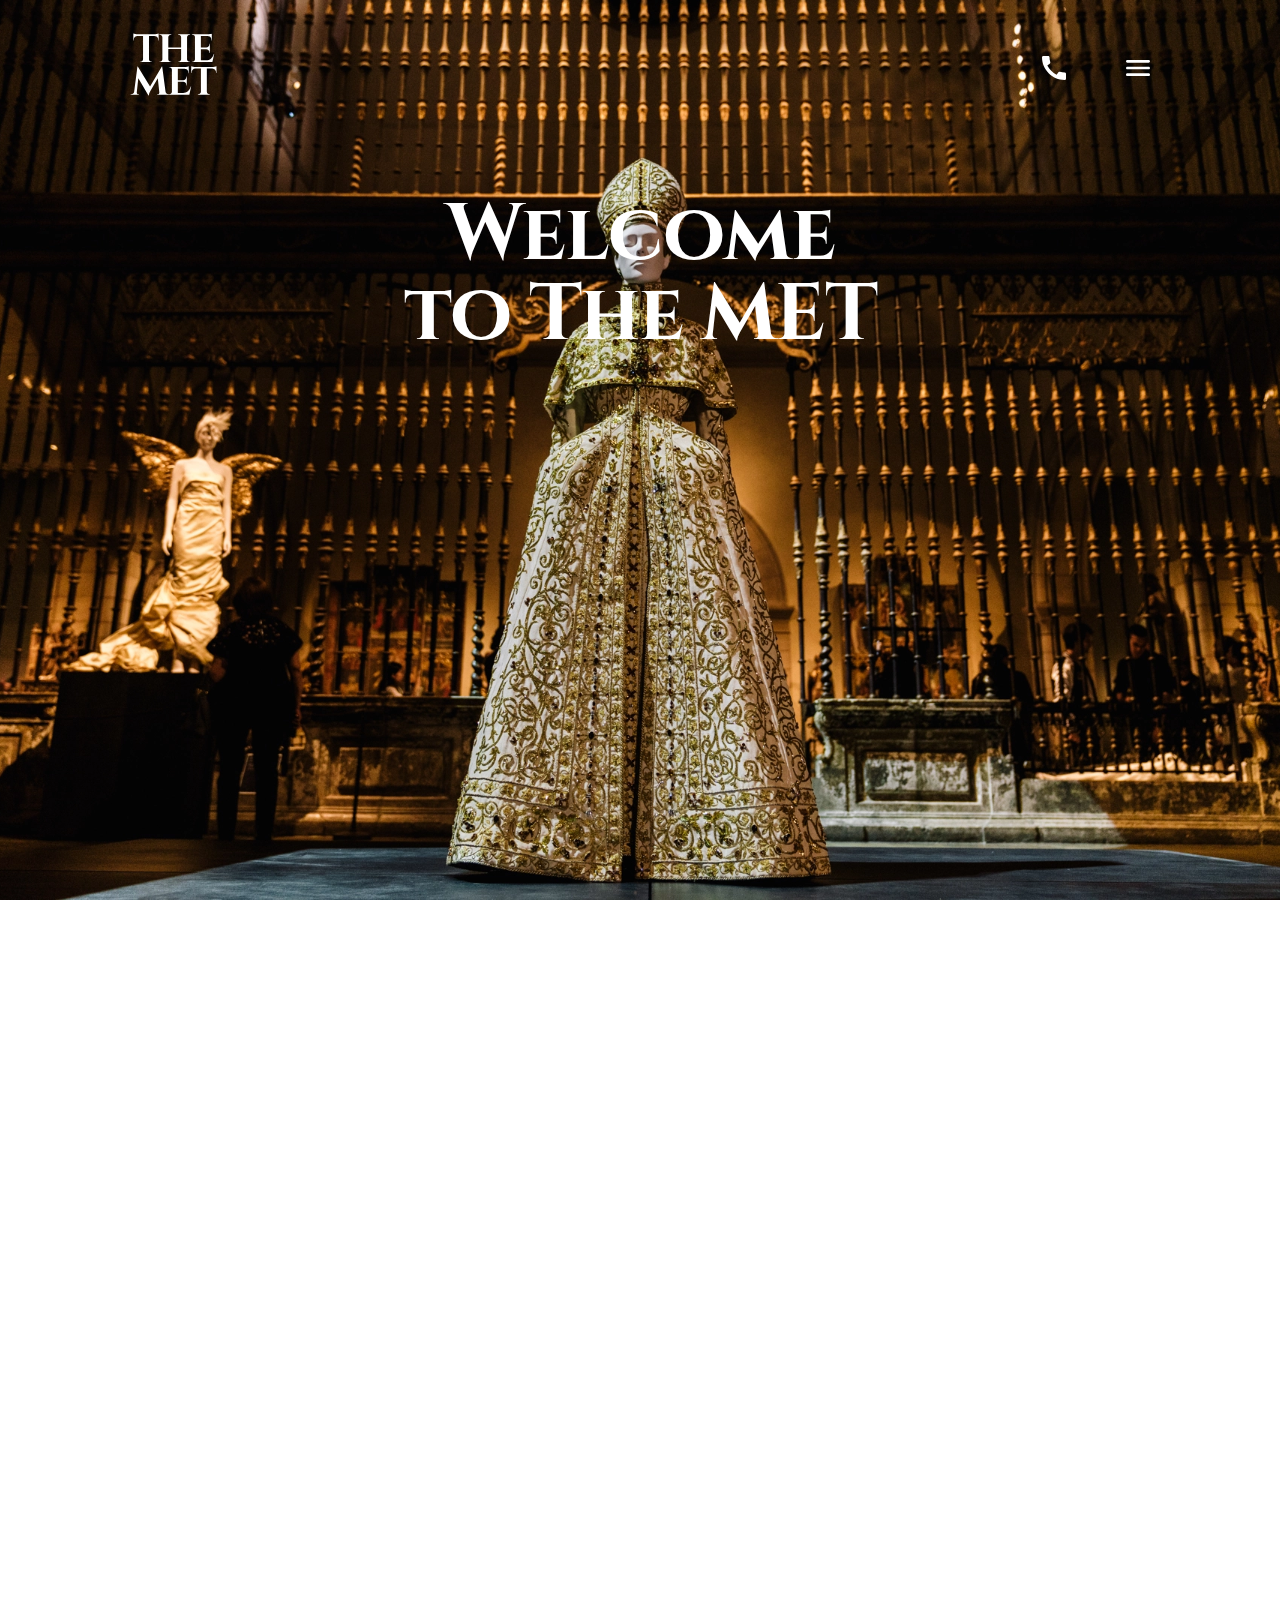
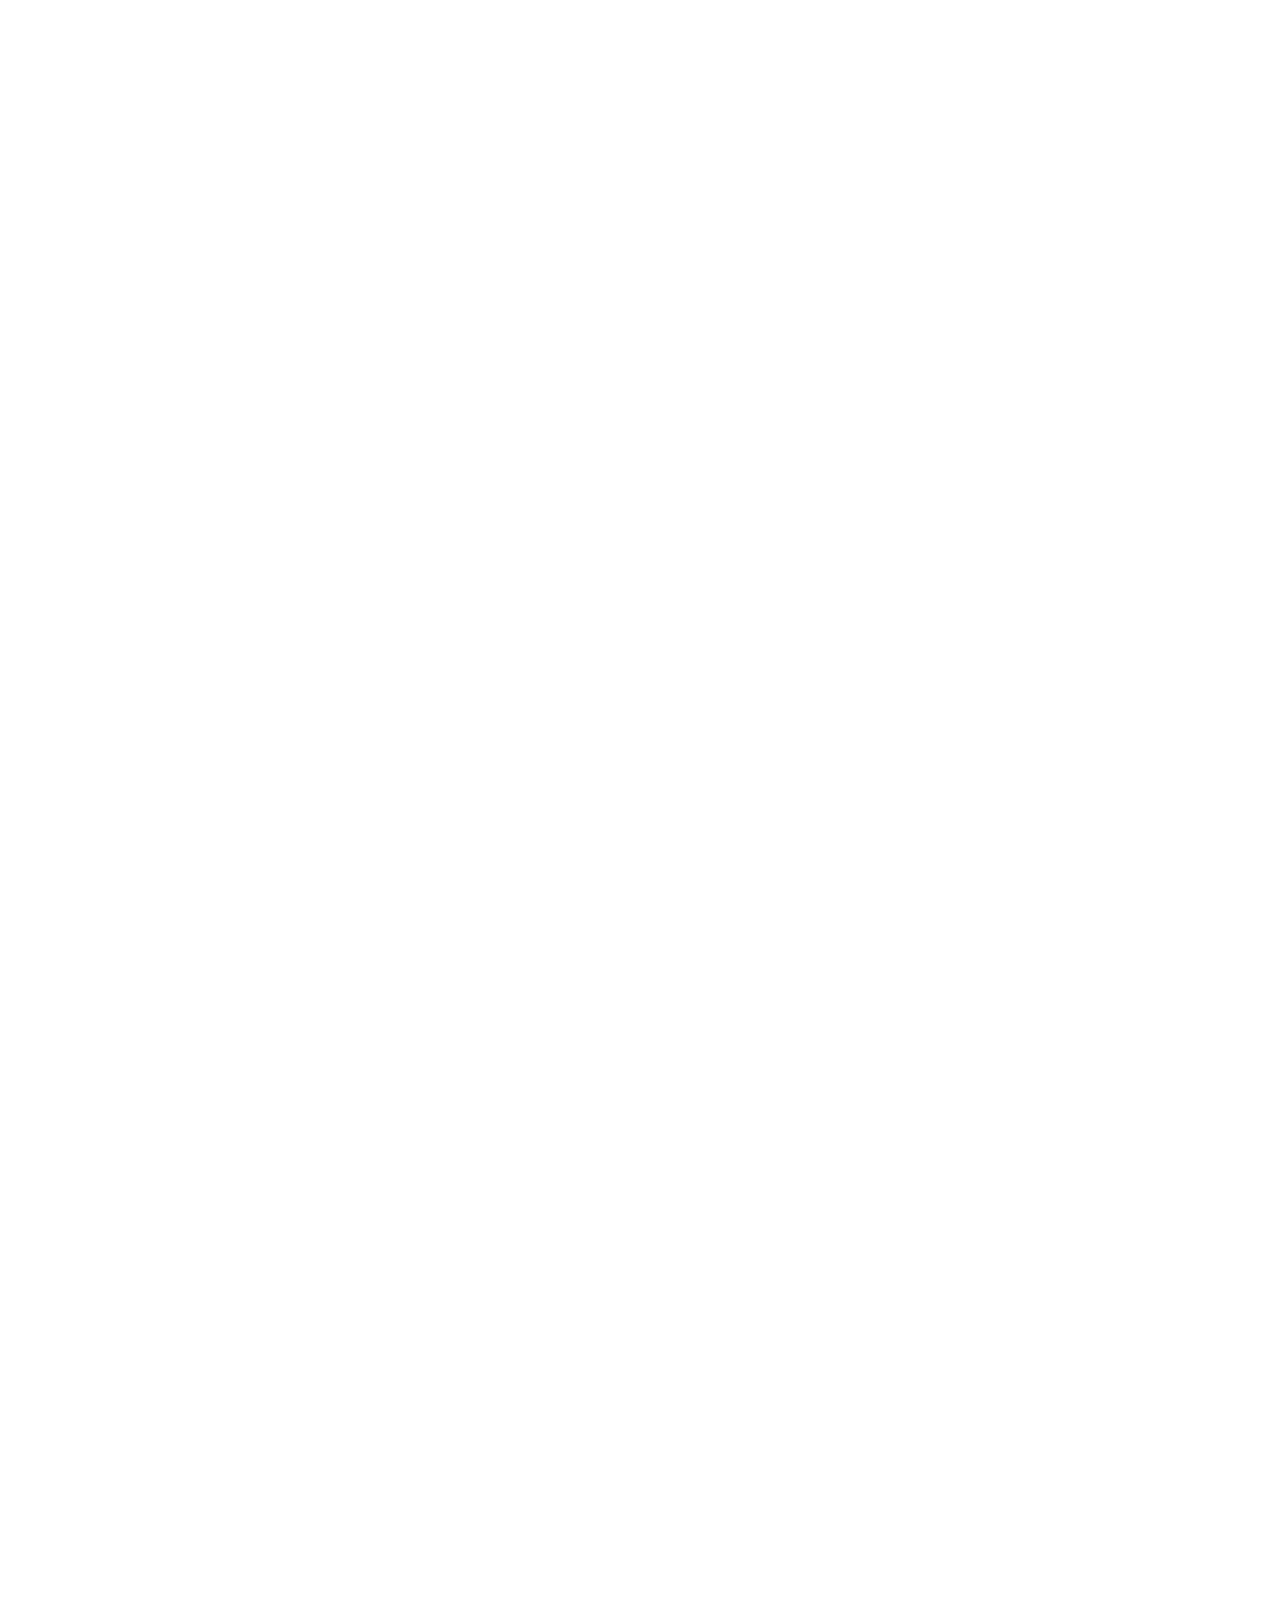
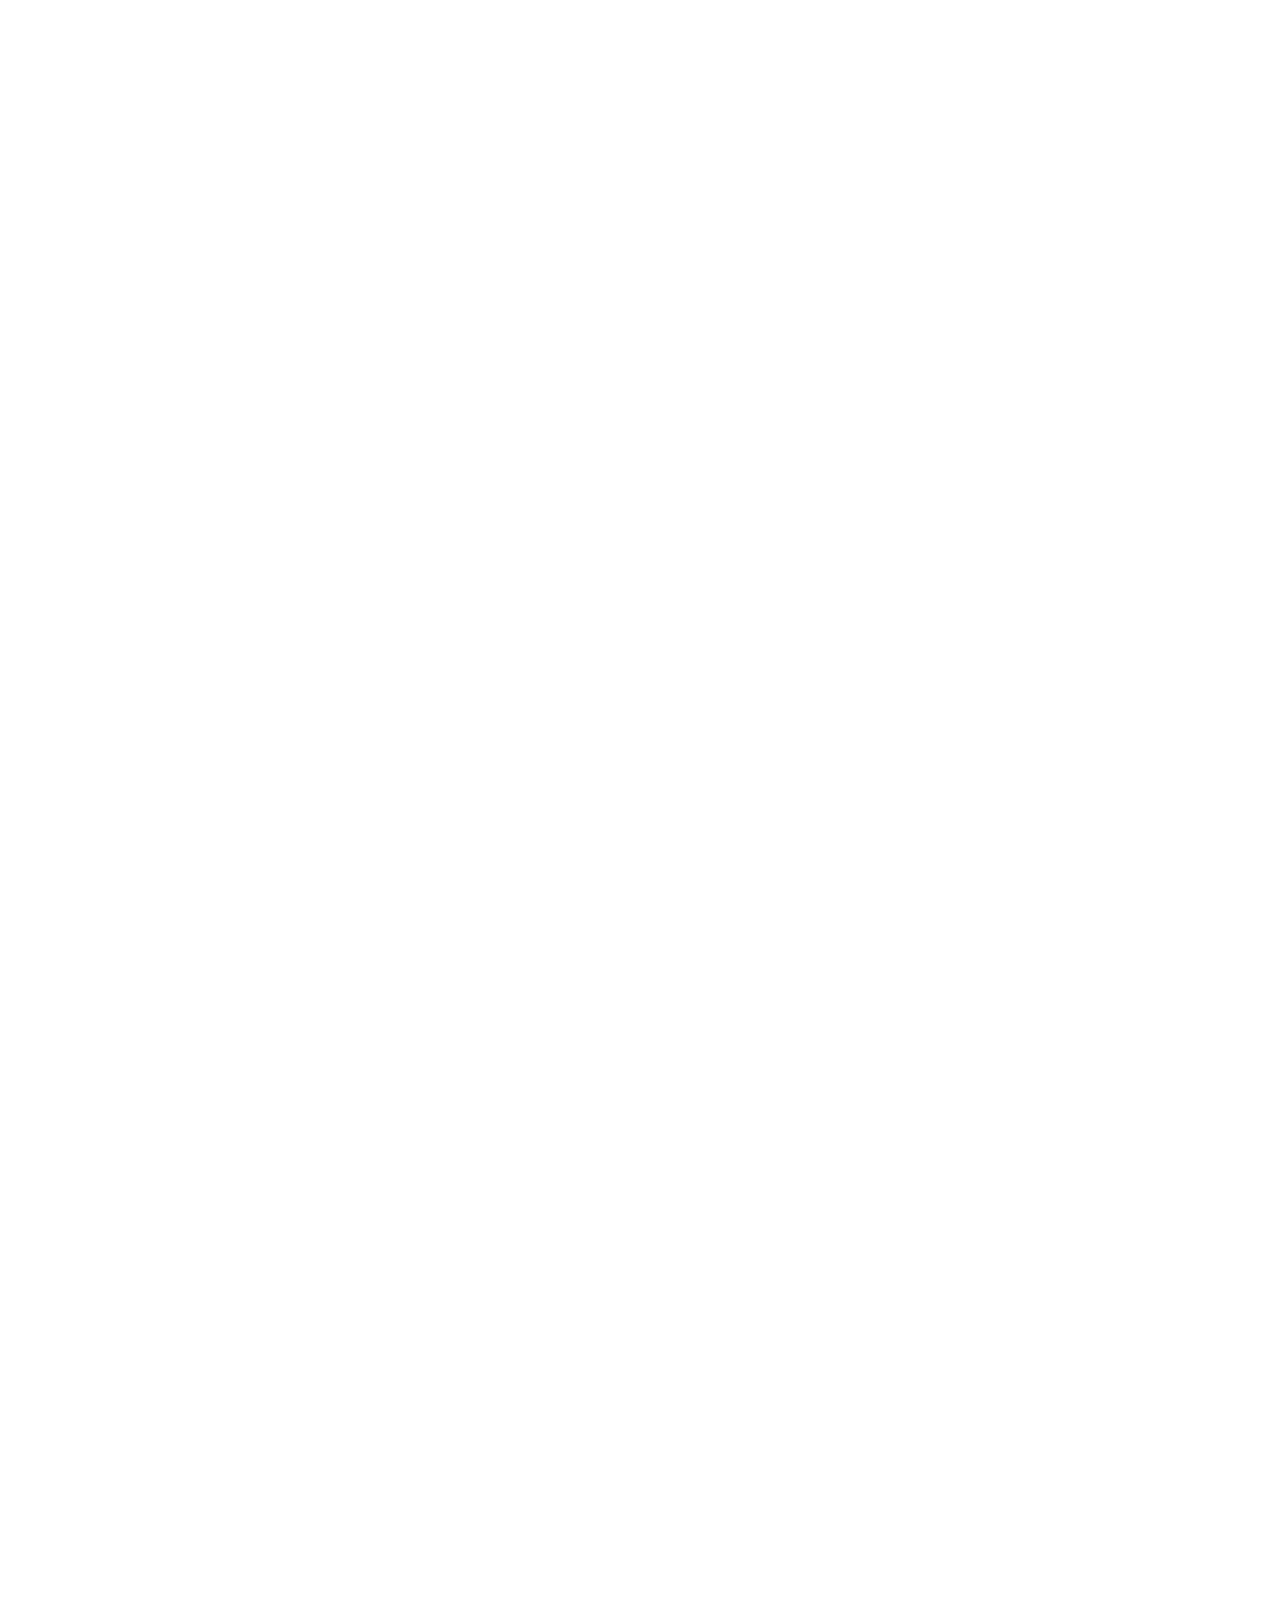
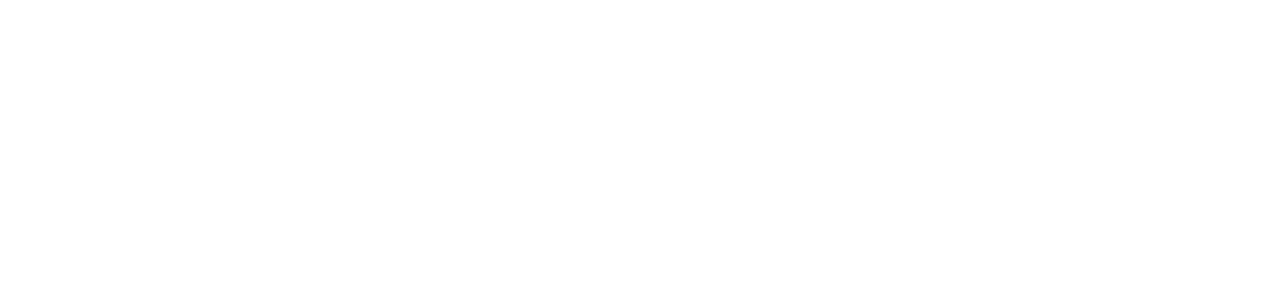
<file: index.html>
<!DOCTYPE html><html lang="en" class="page"><head><meta charset="UTF-8"><meta name="viewport" content="width=device-width, initial-scale=1.0"><meta name="description" content="The Metropolitan Museum of Art of New York City"><title>THE MET</title><link rel="icon" href="THE_MET_logo.fbd42706.svg"><link rel="preconnect" href="https://fonts.googleapis.com"><link rel="preconnect" href="https://fonts.gstatic.com"><link href="https://unpkg.com/aos@2.3.1/dist/aos.css" rel="stylesheet"><link href="https://fonts.googleapis.com/css2?family=Cinzel:wght@400;700&family=Roboto&display=swap" rel="stylesheet"><link rel="stylesheet" href="main.f76a5d73.css"></head><body class="page__body"> <header class="header page__header"> <div class="container"> <div class="top-actions header__top-actions"> <a aria-label="back to home page" href="#home" class="logo"> <img class="logo__img" src="THE_MET_logo.fbd42706.svg" alt="The MET logo"> </a> <div class="header__buttons"> <a aria-label="call +1 212-923-3700" href="tel:+1 212-923-3700" class="icon icon--phone header__call"></a> <div class="numbers header__contacts"> <p class="numbers__info"> The Met Fifth Avenue <br> <a aria-label="call +1 212-535-7710" class="numbers__link" href="tel:+1 212-535-7710"> +1 212-535-7710 </a> </p> <p class="numbers__info"> The Met Cloisters <br> <a aria-label="call +1 212-923-3700" class="numbers__link" href="tel:+1 212-923-3700"> +1 212-923-3700 </a> </p> </div> <a aria-label="open side menu" href="#menu" class="icon icon--menu header__menu-opener"></a> </div> </div> <h1 class="header__title" data-aos="fade-up" data-aos-duration="1000"> Welcome <br> to The MET </h1> </div> </header> <nav class="menu page__menu" id="menu"> <div class="container menu__container"> <div class="top-actions menu__top-actions"> <a aria-label="back to home page" href="#home" class="logo"> <img class="logo__img" src="THE_MET_logo.fbd42706.svg" alt="The MET"> </a> <div class="header__buttons"> <a aria-label="close side menu" href="#" class="icon icon--cross"></a> </div> </div> <ul class="menu__list"> <li class="menu__item"> <a aria-label="go to home page" href="#home" class="menu__link">Home</a> </li> <li class="menu__item"> <a aria-label="go to About Us section" href="#about-us" class="menu__link">About Us</a> </li> <li class="menu__item"> <a aria-label="go to Now on view section" href="#now-on-view" class="menu__link">Now on view</a> </li> <li class="menu__item"> <a aria-label="go to Explore Online section" href="#explore-online" class="menu__link">Explore Online</a> </li> <li class="menu__item"> <a aria-label="go to Contacts section" href="#contacts" class="menu__link">Contacts</a> </li> </ul> <div class="menu__contacts numbers"> <p class="numbers__info"> The Met Fifth Avenue <br> <a aria-label="call +1 212-535-7710" class="numbers__link" href="tel:+1 212-535-7710"> +1 212-535-7710 </a> </p> <p class="numbers__info"> The Met Cloisters <br> <a aria-label="call +1 212-923-3700" class="numbers__link" href="tel:+1 212-923-3700"> +1 212-923-3700 </a> </p> </div> <a aria-label="call +1 212-535-7710" class="menu__call-link" href="tel:+1 212-535-7710">call to order</a> </div> </nav> <main> <section class="about page__about" id="about-us"> <div class="container about__container"> <h2 class="about__title" data-aos="fade-up" data-aos-duration="1000">Museum hours</h2> <div class="about__info" data-aos="fade-up" data-aos-duration="1000"> <h3 class="about__subtitle"> The Met Fifth Avenue </h3> <table class="table about__table"> <tr> <td class="about__highlight">10 am - 5 pm</td> <td>Sun, Mon, Tue, Thu</td> </tr> <tr> <td class="about__highlight">10 am - 9 pm</td> <td>Fri, Sat</td> </tr> <tr> <td class="about__highlight">Closed</td> <td>Wen</td> </tr> </table> <h4> Closed on </h4> <p class="about__closed-on-text">Thanksgiving Day, Dec 25, Jan 1, and the first Monday in May.</p> <h3 class="about__subtitle"> The Met Cloisters </h3> <table class="table about__table"> <tr> <td class="about__highlight">10 am – 4.30 pm</td> <td>Thu - Tue</td> </tr> <tr> <td class="about__highlight">Closed</td> <td>Wen</td> </tr> </table> <h4> Closed on </h4> <p>Thanksgiving Day, Dec 25, Jan 1</p> </div> </div> </section> <section class="on-view page__on-view" id="now-on-view"> <div class="container on-view__container"> <div class="on-view__title" data-aos="fade-up" data-aos-duration="1000"> <h2 class="on-view__caption">Now On View</h2> <p class="on-view__text">Explore exhibition gallery guides, videos, articles, and more.</p> </div> <div class="on-view__content--2"> <picture class="on-view__wrap--1" data-aos="fade-right" data-aos-duration="1000"> <source class="on-view__picture" media="(max-width: 744px)" srcset="gallery1cropp.e00ac13d.webp"> <source class="on-view__picture" media="(min-width: 744px)" srcset="gallery1.24a62b85.webp"> <img class="on-view__picture" src="gallery1.24a62b85.webp" alt="European Paintings"> </picture> <div class="on-view__wrap--2" data-aos="fade-left" data-aos-duration="1000"> <img class="on-view__picture" src="gallery2.9f45511c.webp" alt="European Paintings"> </div> </div> <div data-aos="fade-up" data-aos-duration="1000"> <h3 class="on-view__description">A New Look at Old Masters</h3> <p class="on-view__dates">December 12, 2020 – Through Spring 2023</p> </div> <div class="on-view__content--3"> <div class="on-view__wrap--3" data-aos="fade-right" data-aos-duration="1000"> <img class="on-view__picture" src="gallery3.fc8b1479.webp" alt="Bodhisattvas"> </div> <div class="on-view__wrap--4" data-aos="zoom-in" data-aos-duration="1000"> <img class="on-view__picture" src="gallery4.67a15d68.webp" alt="Bodhisattvas"> </div> <div class="on-view__wrap--5" data-aos="fade-left" data-aos-duration="1000"> <img class="on-view__picture" src="gallery5.159e4a65.webp" alt="Bodhisattvas"> </div> </div> <div data-aos="fade-up" data-aos-duration="1000"> <h3 class="on-view__description">Bodhisattvas of Wisdom, Compassion, and Power</h3> <p class="on-view__dates">March 27, 2021 – October 30, 2022</p> </div> <div class="on-view__content--2"> <div class="on-view__wrap--6" data-aos="fade-right" data-aos-duration="1000"> <img class="on-view__picture" src="gallery6.c3c84383.webp" alt="The Animation of French Decorative Arts"> </div> <picture class="on-view__wrap--7" data-aos="fade-left" data-aos-duration="1000"> <source class="on-view__picture" media="(max-width: 744px)" srcset="gallery7cropp.c9218abf.webp"> <source class="on-view__picture" media="(min-width: 744px)" srcset="gallery7.ddd64ef9.webp"> <img class="on-view__picture" src="gallery7cropp.c9218abf.webp" alt="The Animation of French Decorative Arts"> </picture> </div> <div data-aos="fade-up" data-aos-duration="1000"> <h3 class="on-view__description">Inspiring Walt Disney: The Animation of French Decorative Arts</h3> <p class="on-view__dates">December 10, 2021 – March 6, 2022</p> </div> <div class="button" data-aos="fade-up" data-aos-duration="1000"> <a aria-label="View all exhibitions" href="#" class="button__link" data-aos="fade-up" data-aos-duration="1000">View all exhibitions</a> </div> </div>  </section> <section class="explore" id="explore-online"> <div class="container explore__container"> <h2 class="explore__title" data-aos="fade-up" data-aos-duration="1000">More to Explore Online</h2> <div class="explore__block--1" data-aos="fade-up" data-aos-duration="1000"> <img class="explore__picture explore__picture1" src="explore1.ac0e946e.webp" alt="collections"> <p class="explore__text">The Costume Institute's collection of more than 33,000 costumes and accessories represents five continents. </p> <h3 class="explore__capture" data-aos="fade-up" data-aos-duration="1000">Collection Areas</h3> <p class="explore__description" data-aos="fade-up" data-aos-duration="1000">These collection areas study, exhibit, and care for the objects in The Met collection. </p> </div> <div class="explore__block--2" data-aos="fade-up" data-aos-duration="1000"> <img class="explore__picture explore__picture2" src="explore2.b244319a.webp" alt="museum"> <p class="explore__text">Egypt & the Nile: A Journey into Antiquity Aboard Sanctuary Nile Adventurer</p> <h3 class="explore__capture" data-aos="fade-up" data-aos-duration="1000">Travel </h3> <p class="explore__description" data-aos="fade-up" data-aos-duration="1000">Travel with The Met connects the Museum's wide and diverse audience to art, inspiration, and historical perspective. </p> </div> <div class="explore__block--3" data-aos="fade-up" data-aos-duration="1000"> <img class="explore__picture explore__picture3" src="explore3.fd7ee6ba.webp" alt="gallery"> <p class="explore__text">The Met's celebrated European Paintings collection encompasses more than 2,500 works of art. </p> <h3 class="explore__capture" data-aos="fade-up" data-aos-duration="1000">Virtual group tours</h3> <p class="explore__description" data-aos="fade-up" data-aos-duration="1000"> Request a guided tour, reserve admission and lead your own small group, or request a live virtual tour led by a Museum guide. </p> </div> </div> </section> <section class="contact-us" id="contacts"> <h2 class="contact-us__caption" data-aos="fade-up" data-aos-duration="1000">Contact us</h2> <div class="container contact-us__container"> <div class="contact-us__info" data-aos="fade-up" data-aos-duration="1000"> <h3 class="contact-us__place"> The Met Fifth Avenue </h3> <p class="contact-us__capture"> Phone </p> <h3 class="contact-us__phone"> <a href="tel:+1 212-535-7710" aria-label="call +1 212-535-7710"> +1 212-535-7710 </a> </h3> <p class="contact-us__capture"> Address </p> <h3 class="contact-us__location"> <a aria-label="go to maps. The Met Fifth Avenue location" href="https://goo.gl/maps/LS6rztU8unCMdS8P9" target="_blank"> 1000 Fifth Avenue <br> New York, NY 10028 </a> </h3> </div> <div class="contact-us__info" data-aos="fade-up" data-aos-duration="1000"> <h3 class="contact-us__place"> The Met Cloisters </h3> <p class="contact-us__capture"> Phone </p> <h3 class="contact-us__phone"> <a href="tel:+1 212-923-3700" aria-label="call +1 212-923-3700"> +1 212-923-3700 </a> </h3> <p class="contact-us__capture"> Address </p> <h3 class="contact-us__location"> <a aria-label="go to maps. The Met Cloisters location" href="https://goo.gl/maps/kfxDoCreYKFpdb7s7" target="_blank"> 99 Margaret Corbin Drive <br> Fort Tryon Park <br> New York, NY 10040 </a> </h3> </div> <form class="contact-us__form" action="#" method="post" data-aos="fade-up" data-aos-duration="1000"> <input class="contact-us__input" placeholder="Name" type="text" name="name" required> <input class="contact-us__input" placeholder="Email" type="email" name="email" required> <textarea placeholder="Message" class="contact-us__input contact-us__input--textarea" name="message" cols="30" rows="3" required minlength="50"></textarea> <button class="button contact-us__button" type="submit" aria-label="submit and send"> Send </button> </form> </div> </section> </main> <footer class="footer" data-aos="fade-up" data-aos-duration="1000"></footer> <script src="https://unpkg.com/aos@2.3.1/dist/aos.js"></script> <script>AOS.init();</script> <script src="main.1a76290f.js"></script> </body></html>
</file>
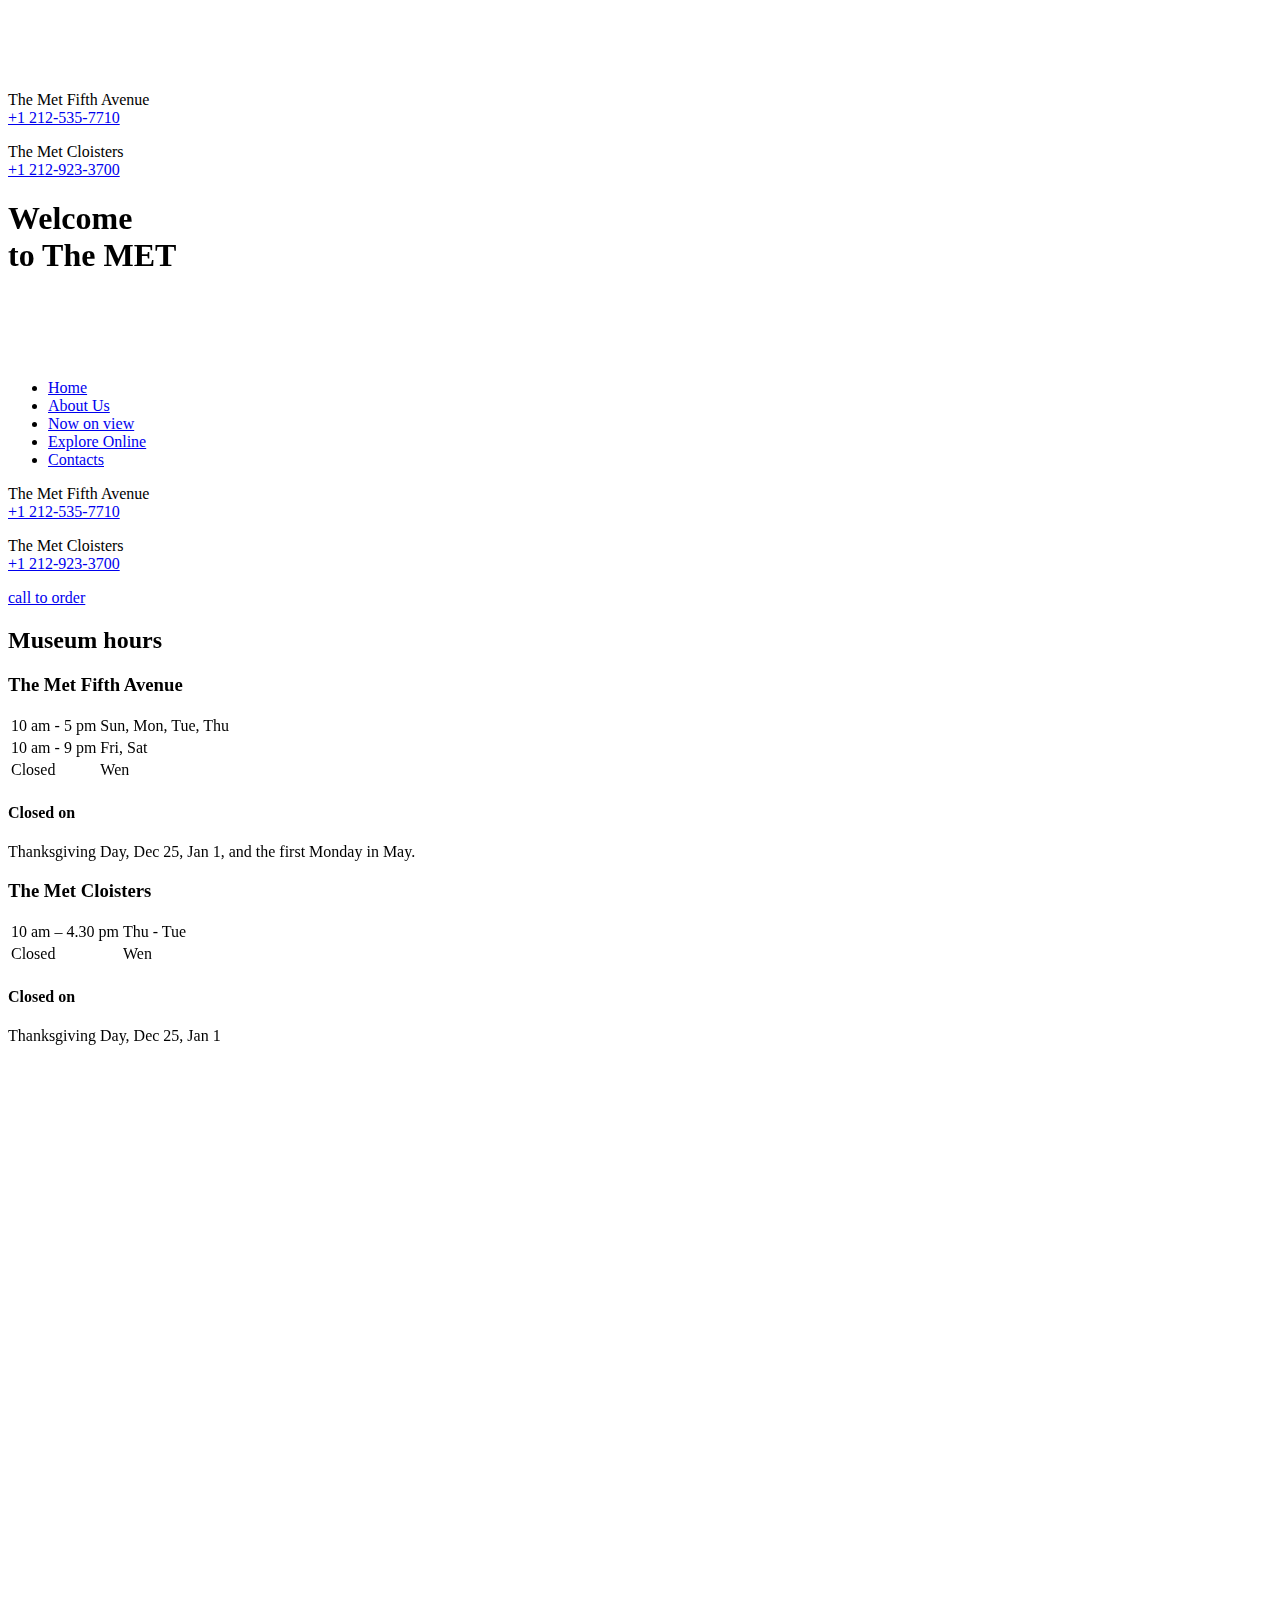
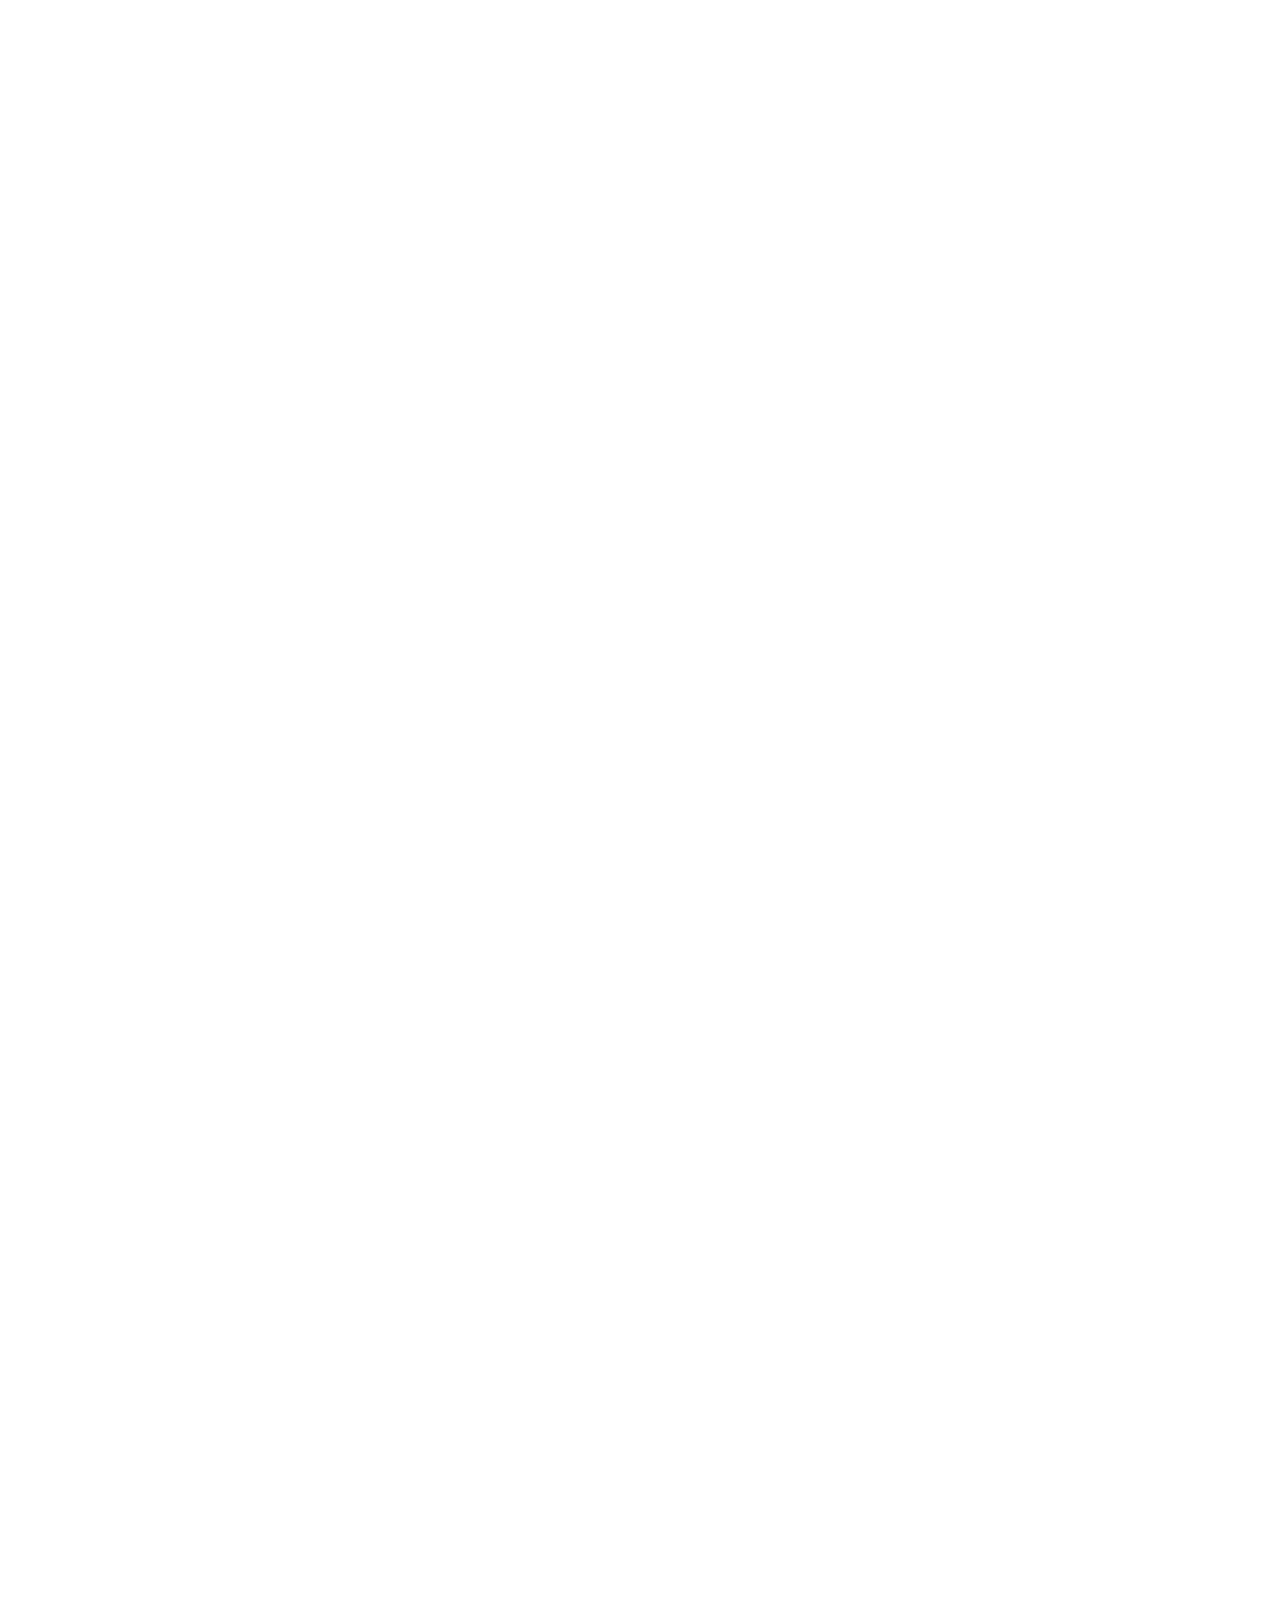
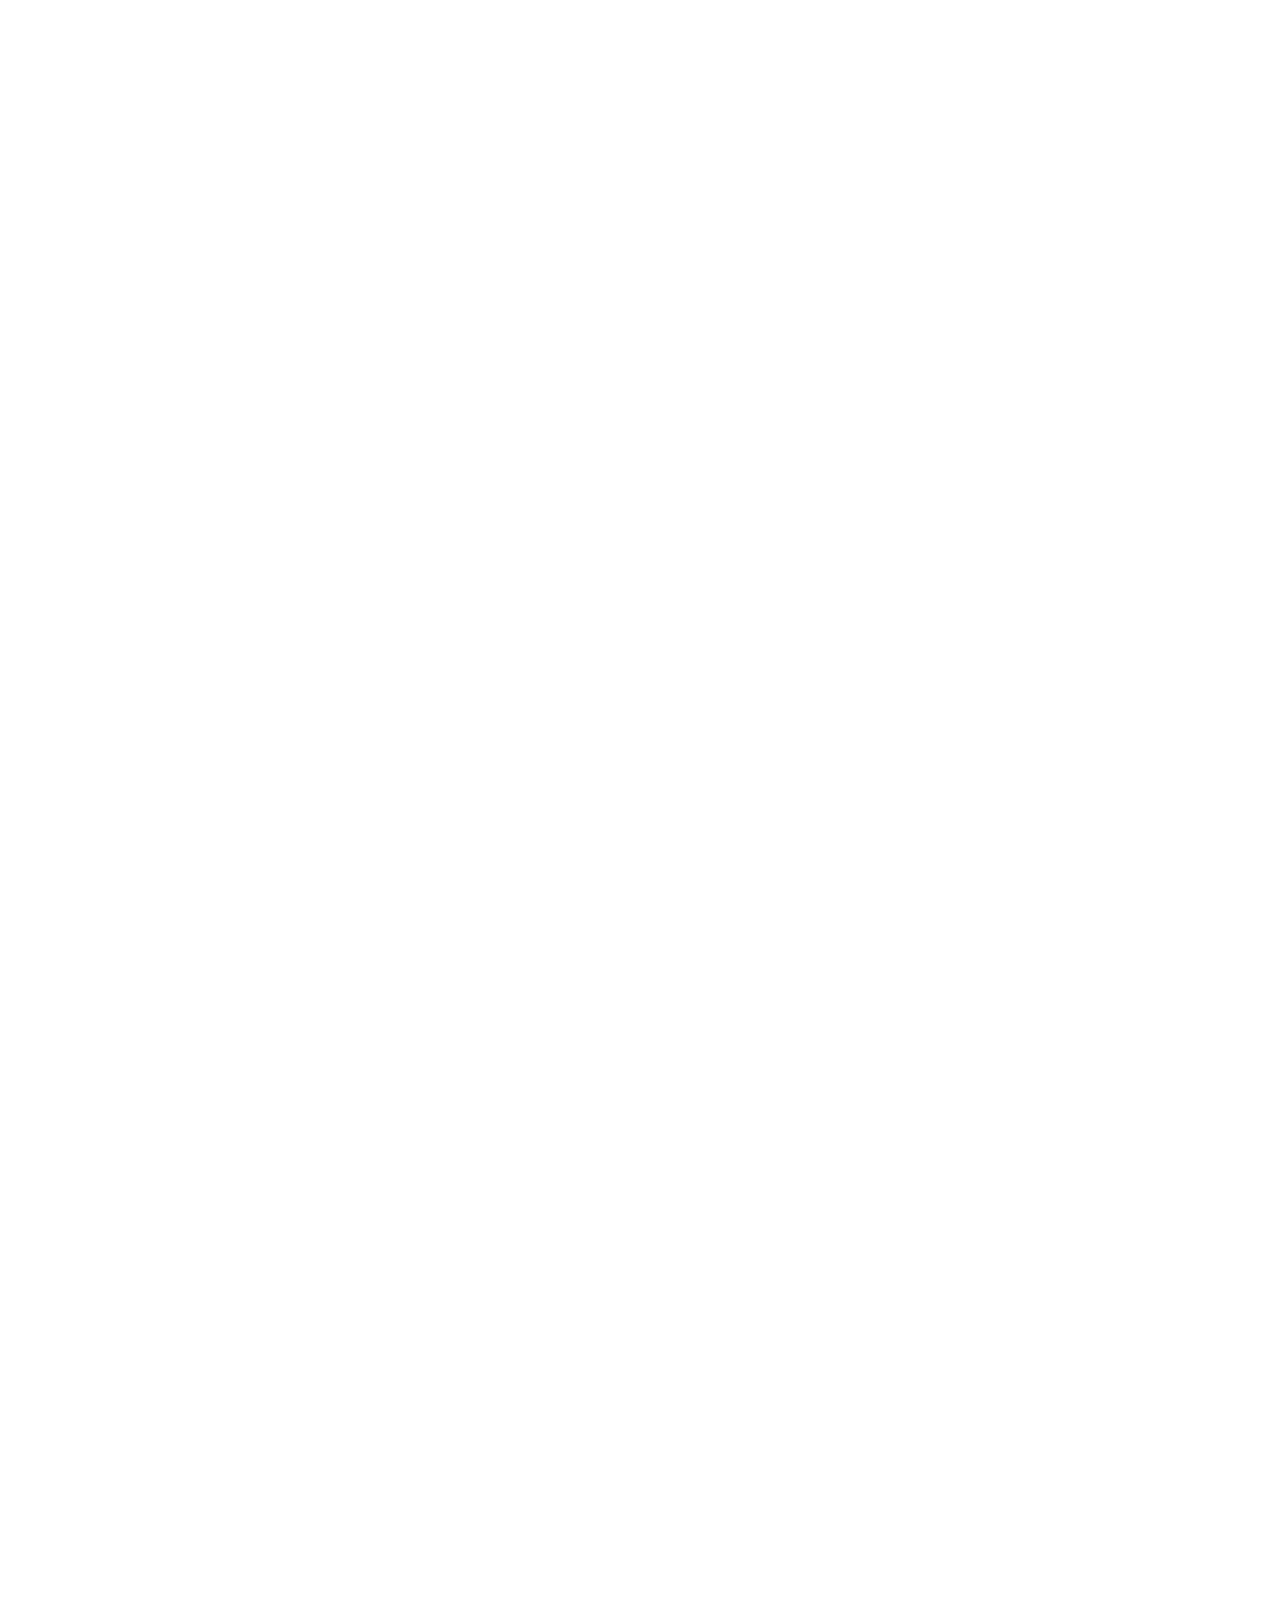
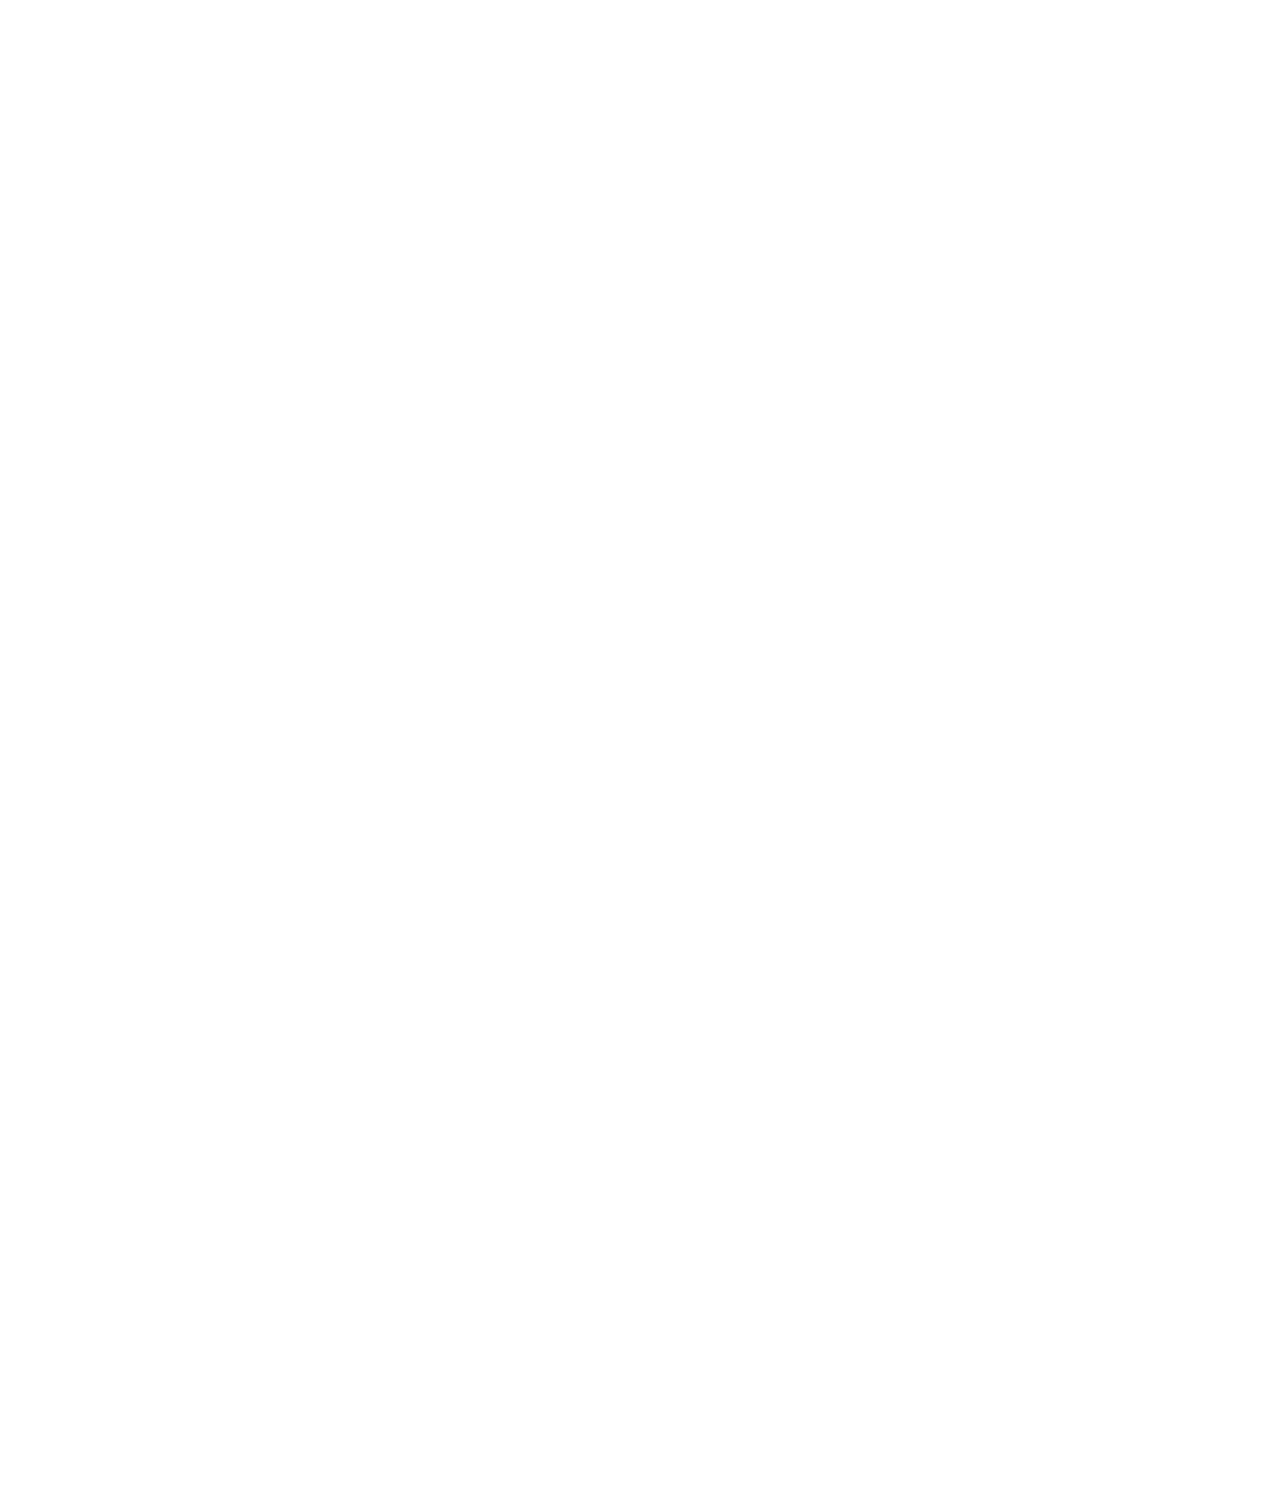
<file: src/index.html>
<!DOCTYPE html>
<html
  lang="en"
  class="page"
>
  <head>
    <meta charset="UTF-8">
    <meta
      name="viewport"
      content="width=device-width, initial-scale=1.0"
    >
    <meta
      name="description"
      content="The Metropolitan Museum of Art of New York City"
    >
    <title>THE MET</title>
    <link
      rel="icon"
      href="./images/THE_MET_logo.svg"
    >
    <link
      rel="preconnect"
      href="https://fonts.googleapis.com"
    >
    <link
      rel="preconnect"
      href="https://fonts.gstatic.com"
    >
    <link
      href="https://unpkg.com/aos@2.3.1/dist/aos.css"
      rel="stylesheet"
    >
    <link
      href="https://fonts.googleapis.com/css2?family=Cinzel:wght@400;700&family=Roboto&display=swap"
      rel="stylesheet"
    >
    <link
      rel="stylesheet"
      href="./styles/main.scss"
    >
  </head>

  <body class="page__body">
    <header class="header page__header">
      <div class="container">
        <div class="top-actions header__top-actions">
          <a
            aria-label="back to home page"
            href="#home"
            class="logo"
          >
            <img
              class="logo__img"
              src="images/THE_MET_logo.svg"
              alt="The MET logo"
            >
          </a>
          
          <div class="header__buttons">
            <a
              aria-label="call +1 212-923-3700"
              href="tel:+1 212-923-3700"
              class="icon icon--phone header__call"
            ></a>

            <div class="numbers header__contacts">
              <p class="numbers__info">
                The Met Fifth Avenue <br>
                <a
                  aria-label="call +1 212-535-7710"
                  class="numbers__link"
                  href="tel:+1 212-535-7710"
                >
                  +1 212-535-7710
                </a>
              </p>

              <p class="numbers__info">
                The Met Cloisters <br>
                <a
                  aria-label="call +1 212-923-3700"
                  class="numbers__link"
                  href="tel:+1 212-923-3700"
                >
                  +1 212-923-3700
                </a>
              </p>
            </div>

            <a
              aria-label="open side menu"
              href="#menu"
              class="icon icon--menu header__menu-opener"
            ></a>
          </div>
        </div>

        <h1
          class="header__title"
          data-aos="fade-up"
          data-aos-duration="1000"
        >
          Welcome
          <br>
          to The MET
        </h1>
      </div>
    </header>

    <nav
      class="menu page__menu"
      id="menu"
    >
      <div class="container menu__container">
        <div class="top-actions menu__top-actions">
          <a
            aria-label="back to home page"
            href="#home"
            class="logo"
          >
            <img
              class="logo__img"
              src="images/THE_MET_logo.svg"
              alt="The MET"
            >
          </a>

          <div class="header__buttons">
            <a
              aria-label="close side menu"
              href="#"
              class="icon icon--cross"
            ></a>
          </div>
        </div>

        <ul class="menu__list">
          <li class="menu__item">
            <a
              aria-label="go to home page"
              href="#home"
              class="menu__link"
            >Home</a>
          </li>

          <li class="menu__item">
            <a
              aria-label="go to About Us section"
              href="#about-us"
              class="menu__link"
            >About Us</a>
          </li>

          <li class="menu__item">
            <a
              aria-label="go to Now on view section"
              href="#now-on-view"
              class="menu__link"
            >Now on view</a>
          </li>

          <li class="menu__item">
            <a
              aria-label="go to Explore Online section"
              href="#explore-online"
              class="menu__link"
            >Explore Online</a>
          </li>

          <li class="menu__item">
            <a
              aria-label="go to Contacts section"
              href="#contacts"
              class="menu__link"
            >Contacts</a>
          </li>
        </ul>

        <div class="menu__contacts numbers">
          <p class="numbers__info">
            The Met Fifth Avenue <br>
            <a
              aria-label="call +1 212-535-7710"
              class="numbers__link"
              href="tel:+1 212-535-7710"
            >
              +1 212-535-7710
            </a>
          </p>

          <p class="numbers__info">
            The Met Cloisters <br>
            <a
              aria-label="call +1 212-923-3700"
              class="numbers__link"
              href="tel:+1 212-923-3700"
            >
              +1 212-923-3700
            </a>
          </p>
        </div>

        <a
          aria-label="call +1 212-535-7710"
          class="menu__call-link"
          href="tel:+1 212-535-7710"
        >call to order</a>
      </div>
    </nav>

    <main>
      <section
        class="about page__about"
        id="about-us"
      >
        <div class="container about__container">
          <h2
            class="about__title"
            data-aos="fade-up"
            data-aos-duration="1000"
          >Museum hours</h2>

          <div
            class="about__info"
            data-aos="fade-up"
            data-aos-duration="1000"
          >
            <h3 class="about__subtitle">
              The Met Fifth Avenue
            </h3>

            <table class="table about__table">
              <tr>
                <td class="about__highlight">10 am - 5 pm</td>
                <td>Sun, Mon, Tue, Thu</td>
              </tr>

              <tr>
                <td class="about__highlight">10 am - 9 pm</td>
                <td>Fri, Sat</td>
              </tr>

              <tr>
                <td class="about__highlight">Closed</td>
                <td>Wen</td>
              </tr>
            </table>

            <h4>
              Closed on
            </h4>
            <p class="about__closed-on-text">Thanksgiving Day, Dec 25, Jan 1, and the first Monday in May.</p>

            <h3 class="about__subtitle">
              The Met Cloisters
            </h3>

            <table class="table about__table">
              <tr>
                <td class="about__highlight">10 am – 4.30 pm</td>
                <td>Thu - Tue</td>
              </tr>

              <tr>
                <td class="about__highlight">Closed</td>
                <td>Wen</td>
              </tr>
            </table>
            <h4>
              Closed on
            </h4>
            <p>Thanksgiving Day, Dec 25, Jan 1</p>
          </div>
        </div>
      </section>

      <section
        class="on-view page__on-view"
        id="now-on-view"
      >
        <div class="container on-view__container">
          <div
            class="on-view__title"
            data-aos="fade-up"
            data-aos-duration="1000"
          >
            <h2 class="on-view__caption">Now On View</h2>
            <p class="on-view__text">Explore exhibition gallery guides, videos, articles, and more.</p>
          </div>


          <div class="on-view__content--2">
            <picture
              class="on-view__wrap--1"
              data-aos="fade-right"
              data-aos-duration="1000"
            >
              <source
                class="on-view__picture"
                media="(max-width: 744px)"
                srcset="./images/gallery1cropp.webp"
              >

              <source
                class="on-view__picture"
                media="(min-width: 744px)"
                srcset="./images/gallery1.webp"
              >

              <img
                class="on-view__picture"
                src="./images/gallery1.webp"
                alt="European Paintings"
              >
            </picture>

            <div
              class="on-view__wrap--2"
              data-aos="fade-left"
              data-aos-duration="1000"
            >
              <img
                class="on-view__picture"
                src="./images/gallery2.webp"
                alt="European Paintings"
              >
            </div>
          </div>
          <div
            data-aos="fade-up"
            data-aos-duration="1000"
          >
            <h3 class="on-view__description">A New Look at Old Masters</h3>
            <p class="on-view__dates">December 12, 2020 – Through Spring 2023</p>
          </div>
          <div class="on-view__content--3">
            <div
              class="on-view__wrap--3"
              data-aos="fade-right"
              data-aos-duration="1000"
            >
              <img
                class="on-view__picture"
                src="./images/gallery3.webp"
                alt="Bodhisattvas"
              >
            </div>

            <div
              class="on-view__wrap--4"
              data-aos="zoom-in"
              data-aos-duration="1000"
            >
              <img
                class="on-view__picture"
                src="./images/gallery4.webp"
                alt="Bodhisattvas"
              >
            </div>

            <div
              class="on-view__wrap--5"
              data-aos="fade-left"
              data-aos-duration="1000"
            >
              <img
                class="on-view__picture"
                src="./images/gallery5.webp"
                alt="Bodhisattvas"
              >
            </div>
          </div>

          <div
            data-aos="fade-up"
            data-aos-duration="1000"
          >
            <h3 class="on-view__description">Bodhisattvas of Wisdom, Compassion, and Power</h3>
            <p class="on-view__dates">March 27, 2021 – October 30, 2022</p>
          </div>

          <div class="on-view__content--2">
            <div
              class="on-view__wrap--6"
              data-aos="fade-right"
              data-aos-duration="1000"
            >
              <img
                class="on-view__picture"
                src="./images/gallery6.webp"
                alt="The Animation of French Decorative Arts"
              >
            </div>

            <picture
              class="on-view__wrap--7"
              data-aos="fade-left"
              data-aos-duration="1000"
            >
              <source
                class="on-view__picture"
                media="(max-width: 744px)"
                srcset="./images/gallery7cropp.webp"
              >

              <source
                class="on-view__picture"
                media="(min-width: 744px)"
                srcset="./images/gallery7.webp"
              >

              <img
                class="on-view__picture"
                src="./images/gallery7cropp.webp"
                alt="The Animation of French Decorative Arts"
              >
            </picture>
          </div>
          <div
            data-aos="fade-up"
            data-aos-duration="1000"
          >
            <h3 class="on-view__description">Inspiring Walt Disney: The Animation of French Decorative Arts</h3>
            <p class="on-view__dates">December 10, 2021 – March 6, 2022</p>
          </div>
          <div
            class="button"
            data-aos="fade-up"
            data-aos-duration="1000"
          >
            <a
              aria-label="View all exhibitions"
              href="#"
              class="button__link"
              data-aos="fade-up"
              data-aos-duration="1000"
            >View all exhibitions</a>
          </div>
        </div>
        </div>
      </section>

      <section
        class="explore"
        id="explore-online"
      >
        <div class="container explore__container">
          <h2
            class="explore__title"
            data-aos="fade-up"
            data-aos-duration="1000"
          >More to Explore Online</h2>

          <div
            class="explore__block--1"
            data-aos="fade-up"
            data-aos-duration="1000"
          >
            <img
              class="explore__picture explore__picture1"
              src="./images/explore1.webp"
              alt="collections"
            >
            <p class="explore__text">The Costume Institute's collection of more than 33,000 costumes and accessories
              represents five continents.
            </p>
            <h3
              class="explore__capture"
              data-aos="fade-up"
              data-aos-duration="1000"
            >Collection Areas</h3>

            <p
              class="explore__description"
              data-aos="fade-up"
              data-aos-duration="1000"
            >These collection areas study, exhibit, and care for the objects in The Met
              collection.
            </p>
          </div>


          <div
            class="explore__block--2"
            data-aos="fade-up"
            data-aos-duration="1000"
          >
            <img
              class="explore__picture explore__picture2"
              src="./images/explore2.webp"
              alt="museum"
            >
            <p class="explore__text">Egypt & the Nile: A Journey into Antiquity Aboard Sanctuary Nile Adventurer</p>
            <h3
              class="explore__capture"
              data-aos="fade-up"
              data-aos-duration="1000"
            >Travel
            </h3>

            <p
              class="explore__description"
              data-aos="fade-up"
              data-aos-duration="1000"
            >Travel with The Met connects the Museum's wide and diverse audience to
              art,
              inspiration, and historical perspective.
            </p>
          </div>

          <div
            class="explore__block--3"
            data-aos="fade-up"
            data-aos-duration="1000"
          >
            <img
              class="explore__picture explore__picture3"
              src="./images/explore3.webp"
              alt="gallery"
            >
            <p class="explore__text">The Met's celebrated European Paintings collection encompasses more than 2,500
              works of art.
            </p>
            <h3
              class="explore__capture"
              data-aos="fade-up"
              data-aos-duration="1000"
            >Virtual group tours</h3>

            <p
              class="explore__description"
              data-aos="fade-up"
              data-aos-duration="1000"
            > Request a guided tour, reserve admission and lead your own small group, or
              request a live virtual tour led by a Museum guide.
            </p>
          </div>
        </div>
      </section>

      <section
        class="contact-us"
        id="contacts"
      >
        <h2
          class="contact-us__caption"
          data-aos="fade-up"
          data-aos-duration="1000"
        >Contact us</h2>
        <div class="container contact-us__container">

          <div
            class="contact-us__info"
            data-aos="fade-up"
            data-aos-duration="1000"
          >
            <h3 class="contact-us__place">
              The Met Fifth Avenue
            </h3>

            <p class="contact-us__capture">
              Phone
            </p>

            <h3 class="contact-us__phone">
              <a
                href="tel:+1 212-535-7710"
                aria-label="call +1 212-535-7710"
              >
                +1 212-535-7710
              </a>
            </h3>

            <p class="contact-us__capture">
              Address
            </p>

            <h3 class="contact-us__location">
              <a
                aria-label="go to maps. The Met Fifth Avenue location"
                href="https://goo.gl/maps/LS6rztU8unCMdS8P9"
                target="_blank"
              >
                1000 Fifth Avenue <br>
                New York, NY 10028
              </a>
            </h3>
          </div>

          <div
            class="contact-us__info"
            data-aos="fade-up"
            data-aos-duration="1000"
          >
            <h3 class="contact-us__place">
              The Met Cloisters
            </h3>

            <p class="contact-us__capture">
              Phone
            </p>

            <h3 class="contact-us__phone">
              <a
                href="tel:+1 212-923-3700"
                aria-label="call +1 212-923-3700"
              >
                +1 212-923-3700
              </a>
            </h3>

            <p class="contact-us__capture">
              Address
            </p>

            <h3 class="contact-us__location">
              <a
                aria-label="go to maps. The Met Cloisters location"
                href="https://goo.gl/maps/kfxDoCreYKFpdb7s7"
                target="_blank"
              >
                99 Margaret Corbin Drive <br>
                Fort Tryon Park <br>
                New York, NY 10040
              </a>
            </h3>
          </div>

          <form
            class="contact-us__form"
            action="#"
            method="post"
            data-aos="fade-up"
            data-aos-duration="1000"
          >
            <input
              class="contact-us__input"
              placeholder="Name"
              type="text"
              name="name"
              required
            >
            <input
              class="contact-us__input"
              placeholder="Email"
              type="email"
              name="email"
              required
            >

            <textarea
              placeholder="Message"
              class="contact-us__input contact-us__input--textarea"
              name="message"
              cols="30"
              rows="3"
              required
              minlength="50"
            ></textarea>

            <button
              class="button contact-us__button"
              type="submit"
              aria-label="submit and send"
            >
              Send
            </button>
          </form>
        </div>
      </section>
    </main>

    <footer
      class="footer"
      data-aos="fade-up"
      data-aos-duration="1000"
    ></footer>

    <script src="https://unpkg.com/aos@2.3.1/dist/aos.js"></script>
    <script>AOS.init();</script>
    <script src="./scripts/main.js"></script>
  </body>

</html>
</file>
<file: main.f76a5d73.css>
*{box-sizing:border-box}html{font-family:Cinzel,serif;color:#161616}body,h1,h2,h3,h4,html,p,ul{padding:0;margin:0}ul{list-style:none}a{text-decoration:none;color:inherit}.page{scroll-behavior:smooth}.page__body{margin:0;padding:0}.page__body--with-menu{overflow:hidden}.page__menu{position:fixed;top:0;right:0;left:0;transform:translateX(-100%);transition:transform .3s}.page__menu:target{transform:translateX(0)}.page__header{margin-bottom:100px}@media (min-width:1260px){.page__header{margin-bottom:140px}}@media (min-width:744px) and (max-width:1259px){.page__header{margin-bottom:140px}}.container{max-width:500px;padding:0 20px;margin:0 auto 100px;height:100%}@media (min-width:1260px){.container{max-width:1100px;padding:0 40px;margin-bottom:140px}}@media (min-width:744px) and (max-width:1259px){.container{max-width:680px;padding:0 40px;margin-bottom:140px}}.header{position:relative;overflow:hidden;height:100vh;padding-top:25px}@media (min-width:744px){.header{padding-top:32px}}.header:after{position:absolute;z-index:-1;left:0;top:0;width:100%;height:100%;content:"";background:url(header.ae5fe5fc.webp) top;background-size:cover;animation:transform 20s infinite;animation-timing-function:linear}.header__top-actions{margin-bottom:129px}@media (min-width:1260px){.header__top-actions{margin-bottom:92px}}@media (min-width:744px) and (max-width:1259px){.header__top-actions{margin-bottom:140px}}.header__buttons{display:flex;justify-content:flex-end;align-items:center;gap:30px}@media (min-width:1260px){.header__buttons{gap:60px}}.header__contacts{position:absolute;right:107px;top:-22px;padding-right:20px;text-align:end;opacity:0;pointer-events:none;transition:opacity .3s}.header__call:hover~.header__contacts,.header__contacts:hover{opacity:1;pointer-events:all}.header__title{font-size:40px;line-height:40px;letter-spacing:-1.5px;font-weight:700;text-align:center;color:#fff}@media (min-width:1260px){.header__title{font-size:80px;line-height:80px}}@keyframes transform{0%{transform:scale(1.3)}to{transform:scale(1)}}.top-actions{position:relative;display:grid;grid-template-columns:1fr 1fr}.logo__img{height:46px;width:64px}@media (min-width:1260px){.logo__img{height:65px;width:87px}}.icon{display:block;width:18px;height:18px;background-size:contain;background-position:50%;background-repeat:no-repeat}@media (min-width:744px){.icon{width:24px;height:24px}}.icon--menu{background-image:url(menu.bd0518fa.svg);transition:background-image .3s}.icon--menu:hover{background-image:url(menu-opener.c680bfbf.svg)}.icon--phone{background-image:url(phone.4f85b3fa.svg)}.icon--cross{background-image:url(cross.07611dbe.svg)}.numbers{font-size:16px;line-height:27px;font-weight:700;color:#fff;text-transform:uppercase}.numbers__info:first-child{margin-bottom:8px}.numbers__link{padding-bottom:5px;color:#fff;border-bottom:1px solid transparent;transition:border-color .3s}.numbers__link:hover{border-color:#fff}.menu{overflow-y:auto;height:100vh;padding-top:25px;background-color:#d12d35}@media (min-width:744px){.menu{padding-top:32px}}.menu__container{margin-bottom:0}.menu__top-actions{margin-bottom:40px}@media (min-width:1260px){.menu__top-actions{margin-bottom:55px}}.menu__item{letter-spacing:2px;font-weight:700;font-size:22px;line-height:22px;margin-bottom:32px}@media (min-width:1260px){.menu__item:last-child{margin-bottom:48px}}.menu__link{position:relative;text-transform:uppercase;color:#fff}@media (min-width:1260px){.menu__link{padding-bottom:3px;border-bottom:1px solid transparent;transition:border-bottom .5s}.menu__link:hover{border-color:#fff}}.menu__contacts{margin-bottom:8px}.menu__call-link{padding:8px 0;font-size:12px;line-height:16px;letter-spacing:2px;font-weight:700;text-transform:uppercase;color:#fff;border-bottom:1px solid transparent;transition:border-color .5s}.menu__call-link:hover{border-color:#fff}.about__container{display:flex;justify-content:center;flex-wrap:wrap}@media (min-width:744px) and (max-width:1259px){.about__container{display:grid;grid-template-columns:repeat(6,1fr);column-gap:24px}}@media (min-width:1260px){.about__container{display:grid;grid-template-columns:repeat(12,1fr);column-gap:24px}}.about__title{font-size:32px;line-height:32px;letter-spacing:-1.5px;position:relative;width:fit-content;width:280px;margin-bottom:32px;margin-top:17px;text-align:left}@media (min-width:744px){.about__title{font-size:48px;line-height:48px;width:fit-content}}@media (min-width:744px) and (max-width:1259px){.about__title{grid-column:1/4}}@media (min-width:1260px){.about__title{grid-column:1/6}}@media (min-width:744px){.about__title{width:fit-content}}.about__title:before{position:absolute;top:-20px;content:"Plan your visit";font-size:12px;color:#d12d35;letter-spacing:normal}@media (min-width:744px){.about__title:before{width:fit-content;top:-30px}}.about__info{width:280px}@media (min-width:744px) and (max-width:1259px){.about__info{grid-column:4/7}}@media (min-width:1260px){.about__info{grid-column:6/13;width:fit-content}}.about__subtitle{margin-bottom:16px;font-size:24px;line-height:30px}.about__closed-on-text{margin-bottom:24px}.about__table{margin-left:-2px;padding-bottom:16px;white-space:nowrap}.about__highlight{padding-right:25px;font-weight:700;font-size:16px;line-height:27px}.on-view{overflow:hidden}.on-view__content--2{margin:0 auto;display:grid;grid-template-columns:repeat(2,1fr);column-gap:20px}@media (min-width:744px){.on-view__content--2{display:flex;justify-content:center;flex-wrap:wrap}}@media (min-width:744px) and (min-width:744px) and (max-width:1259px){.on-view__content--2{display:grid;grid-template-columns:repeat(6,1fr);column-gap:24px}}@media (min-width:744px) and (min-width:1260px){.on-view__content--2{display:grid;grid-template-columns:repeat(12,1fr);column-gap:24px}}.on-view__content--3{margin:0 auto;display:grid;grid-template-columns:repeat(3,1fr);column-gap:8px}@media (min-width:744px){.on-view__content--3{display:flex;justify-content:center;flex-wrap:wrap}}@media (min-width:744px) and (min-width:744px) and (max-width:1259px){.on-view__content--3{display:grid;grid-template-columns:repeat(6,1fr);column-gap:24px}}@media (min-width:744px) and (min-width:1260px){.on-view__content--3{display:grid;grid-template-columns:repeat(12,1fr);column-gap:24px}}.on-view__title{width:280px;margin:0 auto 48px;text-align:center}@media (min-width:1260px){.on-view__title{width:325px}}@media (min-width:744px) and (max-width:1259px){.on-view__title{width:390px}}.on-view__caption{margin:0 auto 8px;font-size:32px;line-height:32px;letter-spacing:-1.5px;position:relative;width:fit-content}@media (min-width:744px){.on-view__caption{font-size:48px;line-height:48px;width:fit-content}}.on-view__description,.on-view__text{font-size:16px;line-height:27px}.on-view__description{width:fit-content;margin-top:24px;color:#d12d35}.on-view__dates{width:100%;margin-bottom:48px;font-size:16px;line-height:27px}.on-view__picture{position:absolute;width:100%;height:100%;transition:transform .5s}.on-view__picture:hover{cursor:pointer;transform:scale(105%)}.on-view__wrap--1{position:relative;width:100%;padding-bottom:100%;transition:transform .9s;grid-column:1/2}.on-view__wrap--1:hover{transform:scale(105%)}@media (min-width:744px) and (max-width:1259px){.on-view__wrap--1{grid-column:1/5}}@media (min-width:1260px){.on-view__wrap--1{grid-column:1/9}}@media (min-width:744px){.on-view__wrap--1{padding-bottom:0}}.on-view__wrap--1:hover{transform:scale(100%,105%)}.on-view__wrap--2{position:relative;width:100%;padding-bottom:100%;transition:transform .9s;grid-column:2/3}.on-view__wrap--2:hover{transform:scale(105%)}@media (min-width:744px) and (max-width:1259px){.on-view__wrap--2{grid-column:5/7}}@media (min-width:1260px){.on-view__wrap--2{grid-column:9/13}}.on-view__wrap--3{position:relative;width:100%;padding-bottom:100%;transition:transform .9s;grid-column:1/2}.on-view__wrap--3:hover{transform:scale(105%)}@media (min-width:744px) and (max-width:1259px){.on-view__wrap--3{grid-column:1/4}}@media (min-width:1260px){.on-view__wrap--3{grid-column:1/5}}.on-view__wrap--4{position:relative;width:100%;padding-bottom:100%;transition:transform .9s;grid-column:2/3}.on-view__wrap--4:hover{transform:scale(105%)}@media (min-width:744px) and (max-width:1259px){.on-view__wrap--4{grid-column:4/7}}@media (min-width:1260px){.on-view__wrap--4{grid-column:5/9}}.on-view__wrap--5{position:relative;width:100%;padding-bottom:100%;transition:transform .9s;grid-column:3/4}.on-view__wrap--5:hover{transform:scale(105%)}@media (min-width:744px) and (max-width:1259px){.on-view__wrap--5{display:none}}@media (min-width:1260px){.on-view__wrap--5{grid-column:9/13}}.on-view__wrap--6{position:relative;width:100%;padding-bottom:100%;transition:transform .9s;grid-column:1/2}.on-view__wrap--6:hover{transform:scale(105%)}@media (min-width:744px) and (max-width:1259px){.on-view__wrap--6{grid-column:1/3}}@media (min-width:1260px){.on-view__wrap--6{grid-column:1/5}}.on-view__wrap--7{position:relative;width:100%;padding-bottom:100%;transition:transform .9s;grid-column:2/3;transition:transform .5s}.on-view__wrap--7:hover{transform:scale(105%)}@media (min-width:744px) and (max-width:1259px){.on-view__wrap--7{grid-column:3/7}}@media (min-width:1260px){.on-view__wrap--7{grid-column:5/13}}@media (min-width:744px){.on-view__wrap--7{padding-bottom:0}}.on-view__wrap--7:hover{transform:scale(100%,105%)}.button{display:flex;justify-content:center;flex-wrap:wrap}@media (min-width:744px) and (max-width:1259px){.button{display:grid;grid-template-columns:repeat(6,1fr);column-gap:24px}}@media (min-width:1260px){.button{display:grid;grid-template-columns:repeat(12,1fr);column-gap:24px}}.button__link{display:flex;justify-content:center;align-items:center;width:100%;height:56px;font-family:Cinzel,serif;font-size:16px;line-height:27px;color:#fff;border:none;background-color:#d12d35;cursor:pointer;transition:background-color .3s}@media (min-width:744px) and (max-width:1259px){.button__link{grid-column:2/6}}@media (min-width:1260px){.button__link{grid-column:5/9}}.button__link:hover{background-color:#ae1c23}.button__link:active{background-color:#eb343d}.explore{text-align:center}.explore__container{display:flex;justify-content:center;flex-wrap:wrap}@media (min-width:1260px){.explore__container{display:grid;grid-template-columns:repeat(12,1fr);column-gap:24px}}.explore__title{max-width:280px;margin:0 auto 40px;font-size:32px;line-height:32px;letter-spacing:-1.5px;position:relative;width:fit-content}@media (min-width:744px) and (max-width:1259px){.explore__title{grid-column:2/5}}@media (min-width:1260px){.explore__title{grid-column:4/10}}@media (min-width:744px){.explore__title{font-size:48px;line-height:48px;width:fit-content}}@media (min-width:1260px){.explore__title{margin-bottom:48px;max-width:500px}}@media (min-width:744px) and (max-width:1259px){.explore__title{margin-bottom:48px;max-width:392px}}.explore__block--1{position:relative;width:100%}@media (min-width:744px) and (max-width:1259px){.explore__block--1{grid-column:2/5}}@media (min-width:1260px){.explore__block--1{grid-column:1/5}}.explore__block--2{position:relative;width:100%}@media (min-width:744px) and (max-width:1259px){.explore__block--2{grid-column:2/5}}@media (min-width:1260px){.explore__block--2{grid-column:5/9}}.explore__block--3{position:relative;width:100%}@media (min-width:744px) and (max-width:1259px){.explore__block--3{grid-column:2/5}}@media (min-width:1260px){.explore__block--3{grid-column:9/13}}.explore__picture{display:block;width:100%;margin-bottom:24px;transition:filter .5s}@media (min-width:744px){.explore__picture{margin-bottom:32px}}.explore__picture:hover{filter:blur(3px);cursor:pointer}.explore__text{position:absolute;top:40%;right:10%;left:10%;font-family:Roboto,sans-serif;font-size:16px;line-height:27px;color:#fff;pointer-events:none;opacity:0;transition:opacity .5s}@media (min-width:1260px){.explore__text{top:50%}}.explore__picture:hover~.explore__text{opacity:1}.explore__capture{margin:0 auto 4px;font-size:24px;line-height:34px;color:#d12d35}.explore__description{margin:0 auto 48px;font-family:Roboto,sans-serif;font-size:16px;line-height:27px}@media (min-width:1260px){.explore__description{margin:0 auto}}.footer{height:180px;background-image:url(footer.787d8a7f.webp);background-size:cover;background-position:top}@media (min-width:744px){.footer{height:359px}}.contact-us__container{display:flex;justify-content:center;flex-wrap:wrap}@media (min-width:744px) and (max-width:1259px){.contact-us__container{display:grid;grid-template-columns:repeat(6,1fr);column-gap:24px}}@media (min-width:1260px){.contact-us__container{display:grid;grid-template-columns:repeat(12,1fr);column-gap:24px}}.contact-us__info{width:100%}@media (min-width:744px) and (max-width:1259px){.contact-us__info{grid-column:1/4}}@media (min-width:1260px){.contact-us__info{grid-column:1/4}}@media (min-width:744px) and (max-width:1259px){.contact-us__info:nth-child(2){grid-column:1/4}}@media (min-width:1260px){.contact-us__info:nth-child(2){grid-column:4/7}}.contact-us__caption{font-size:32px;line-height:32px;letter-spacing:-1.5px;position:relative;width:fit-content;margin:0 auto 48px}@media (min-width:744px){.contact-us__caption{font-size:48px;line-height:48px;width:fit-content}}.contact-us__place{margin-bottom:16px;font-size:16px;line-height:27px}.contact-us__capture{margin-bottom:4px;font-size:14px;line-height:27px}.contact-us__phone{margin-bottom:8px;font-size:16px;line-height:27px;transition:color .3s}.contact-us__phone:hover{color:#d12d35}.contact-us__location{margin-bottom:48px;font-size:16px;line-height:22px;transition:color .3s}.contact-us__location:hover{color:#d12d35}.contact-us__form{grid-row:1/3}@media (min-width:744px) and (max-width:1259px){.contact-us__form{grid-column:4/7}}@media (min-width:1260px){.contact-us__form{grid-column:8/13}}.contact-us__input{padding:0 16px;width:100%;height:48px;margin-bottom:16px;font-family:Cinzel,serif;font-size:14px;line-height:20px;text-transform:none;background-color:#f8f8fa;border:1px solid transparent;outline:none;transition:border-color .3s}.contact-us__input:nth-child(3){margin-bottom:32px}.contact-us__input:hover{border-color:#d5d7de}.contact-us__input:focus{border-color:#161616}.contact-us__input--textarea{resize:none;padding-top:14px;height:144px}.contact-us__button{font-weight:700;display:flex;justify-content:center;align-items:center;width:100%;height:56px;font-family:Cinzel,serif;font-size:16px;line-height:27px;color:#fff;border:none;background-color:#d12d35;cursor:pointer;transition:background-color .3s}@media (min-width:744px) and (max-width:1259px){.contact-us__button{grid-column:4/7}}@media (min-width:1260px){.contact-us__button{grid-column:8/13}}.contact-us__button:hover{background-color:#ae1c23}.contact-us__button:active{background-color:#eb343d}
/*# sourceMappingURL=main.f76a5d73.css.map */
</file>
